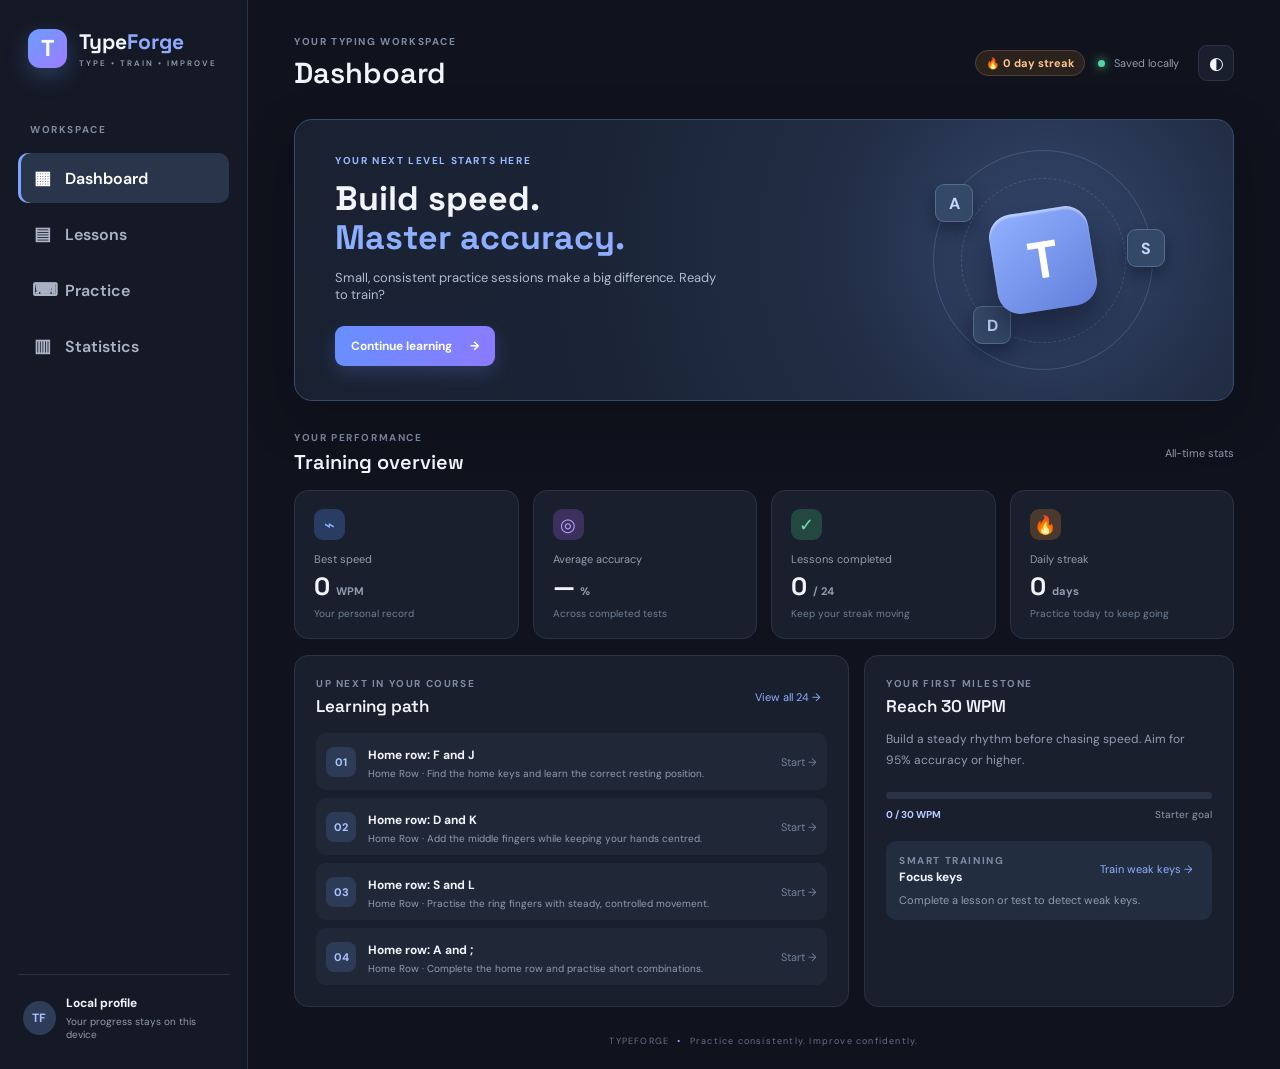
<file: index.html>
<!doctype html>
<html lang="en">
<head>
  <meta charset="utf-8">
  <meta name="viewport" content="width=device-width, initial-scale=1">
  <meta name="theme-color" content="#10131d">
  <title>TypeForge — Typing Practice</title>
  <link rel="stylesheet" href="style.css">
</head>
<body>
  <div class="app-shell">
    <aside class="sidebar">
      <a class="brand" href="#"><span class="brand-mark">T</span><span>Type<span class="brand-accent">Forge</span><small>TYPE • TRAIN • IMPROVE</small></span></a>
      <div class="nav-label">WORKSPACE</div>
      <button class="nav-item active" data-view="dashboard"><span>▦</span> Dashboard</button>
      <button class="nav-item" data-view="lessons"><span>▤</span> Lessons</button>
      <button class="nav-item" data-view="practice"><span>⌨</span> Practice</button>
      <button class="nav-item" data-view="statistics"><span>▥</span> Statistics</button>
      <div class="sidebar-bottom"><div class="mini-avatar">TF</div><div><b>Local profile</b><small>Your progress stays on this device</small></div></div>
    </aside>

    <main class="main">
      <header class="topbar">
        <div><div class="eyebrow">YOUR TYPING WORKSPACE</div><h1 id="page-title">Dashboard</h1></div>
        <div class="top-actions">
          <span class="streak-pill" id="topbar-streak" title="Consecutive days practiced">🔥 0 day streak</span>
          <span class="status-dot"></span><span class="saved-label">Saved locally</span>
          <button class="icon-btn" id="theme-toggle" title="Toggle theme">◐</button>
        </div>
      </header>

      <section id="dashboard-view" class="view">
        <div class="welcome-card">
          <div><div class="eyebrow light">YOUR NEXT LEVEL STARTS HERE</div><h2>Build speed.<br><em>Master accuracy.</em></h2><p>Small, consistent practice sessions make a big difference. Ready to train?</p><button class="primary-btn" id="start-learning">Continue learning <span>→</span></button></div>
          <div class="welcome-art"><div class="orbit orbit-one"></div><div class="orbit orbit-two"></div><div class="keycap">T</div><div class="float-key key-a">A</div><div class="float-key key-s">S</div><div class="float-key key-d">D</div></div>
        </div>

        <div class="section-heading"><div><div class="eyebrow">YOUR PERFORMANCE</div><h2>Training overview</h2></div><span class="muted">All-time stats</span></div>
        <div class="stats-grid">
          <article class="stat-card"><div class="stat-icon blue">⌁</div><span class="stat-label">Best speed</span><strong id="best-wpm">0 <small>WPM</small></strong><span class="stat-foot">Your personal record</span></article>
          <article class="stat-card"><div class="stat-icon purple">◎</div><span class="stat-label">Average accuracy</span><strong id="avg-accuracy">— <small>%</small></strong><span class="stat-foot">Across completed tests</span></article>
          <article class="stat-card"><div class="stat-icon green">✓</div><span class="stat-label">Lessons completed</span><strong id="completed-count">0 <small>/ 24</small></strong><span class="stat-foot">Keep your streak moving</span></article>
          <article class="stat-card"><div class="stat-icon orange">🔥</div><span class="stat-label">Daily streak</span><strong id="dash-streak">0 <small>days</small></strong><span class="stat-foot" id="dash-streak-sub">Practice today to start</span></article>
        </div>

        <div class="content-grid">
          <section class="panel"><div class="panel-head"><div><div class="eyebrow">UP NEXT IN YOUR COURSE</div><h3>Learning path</h3></div><button class="text-btn" data-goto="lessons">View all 24 →</button></div><div id="dashboard-lessons" class="lesson-list"></div></section>
          <section class="panel goal-panel">
            <div class="eyebrow">YOUR FIRST MILESTONE</div>
            <h3>Reach 30 WPM</h3>
            <p>Build a steady rhythm before chasing speed. Aim for 95% accuracy or higher.</p>
            <div class="goal-track"><span id="goal-fill"></span></div>
            <div class="goal-meta"><b id="goal-progress">0 / 30 WPM</b><span>Starter goal</span></div>
            <div class="smart-box">
              <div class="smart-box-head">
                <div><div class="eyebrow">SMART TRAINING</div><b>Focus keys</b></div>
                <button class="text-btn" id="dash-smart-drill">Train weak keys →</button>
              </div>
              <div id="dash-weak-keys" class="weak-pills"><span class="muted">Complete a lesson or test to detect weak keys.</span></div>
            </div>
          </section>
        </div>
      </section>

      <section id="lessons-view" class="view hidden">
        <div class="page-intro">
          <div><div class="eyebrow">COMPLETE TOUCH-TYPING COURSE</div><h2>Typing lessons</h2><p>Master every row of the keyboard step by step. Score 85%+ accuracy to complete a lesson.</p></div>
          <div class="pill" id="lessons-pill">24 structured lessons</div>
        </div>
        <div class="filter-bar" id="module-filters">
          <button class="filter-chip active" data-module="all">All (24)</button>
          <button class="filter-chip" data-module="Home Row">Home Row</button>
          <button class="filter-chip" data-module="Top Row">Top Row</button>
          <button class="filter-chip" data-module="Bottom Row">Bottom Row</button>
          <button class="filter-chip" data-module="Capitals & Punctuation">Capitals & Punctuation</button>
          <button class="filter-chip" data-module="Numbers">Numbers</button>
          <button class="filter-chip" data-module="Symbols & Mastery">Symbols & Mastery</button>
        </div>
        <div id="all-lessons" class="lesson-grid"></div>
      </section>

      <section id="practice-view" class="view hidden">
        <div class="page-intro"><div><div class="eyebrow">PRACTICE AT YOUR PACE</div><h2>Typing practice</h2><p>Choose a duration and passage style, or launch a personalized weak-key drill.</p></div></div>
        <div class="practice-layout">
          <section class="panel typing-panel">
            <div class="test-toolbar">
              <div class="toolbar-group">
                <div class="segmented"><button class="duration active" data-time="60">1 min</button><button class="duration" data-time="180">3 min</button><button class="duration" data-time="300">5 min</button></div>
                <select id="passage-category" class="passage-select" aria-label="Passage category">
                  <option value="all">Passage: Mixed</option>
                  <option value="everyday">Everyday</option>
                  <option value="office">Business & Office</option>
                  <option value="tech">Tech & Coding</option>
                  <option value="numbers">Numbers & Data</option>
                </select>
                <button class="smart-btn" id="smart-drill-btn" title="Generate a custom drill targeting your most missed keys">✦ Smart Drill</button>
              </div>
              <span class="timer" id="timer">01:00</span>
            </div>
            <div class="typing-prompt" id="typing-prompt" aria-label="Text to type"></div>
            <textarea id="typing-input" placeholder="Start typing here…" spellcheck="false" autocapitalize="off"></textarea>
            <div class="typing-footer">
              <span id="typing-status">Click the box and begin typing</span>
              <div class="footer-btns">
                <button class="secondary-btn" id="new-passage">⇄ New passage</button>
                <button class="secondary-btn" id="reset-test">↻ Restart</button>
              </div>
            </div>
            <div class="keyboard-wrap">
              <div class="keyboard-heading"><div><b>Virtual keyboard</b><small>Follow the highlighted key and finger hint</small></div><span class="finger-legend">Left hand · Right hand</span></div>
              <div id="virtual-keyboard" class="virtual-keyboard" aria-label="On-screen keyboard"></div>
              <div class="finger-hint" id="finger-hint">Start typing to see which finger to use.</div>
            </div>
            <div class="live-stats"><div><span>Speed</span><b id="live-wpm">0 <small>WPM</small></b></div><div><span>Accuracy</span><b id="live-accuracy">100<small>%</small></b></div><div><span>Characters</span><b id="live-chars">0</b></div></div>
          </section>
          <aside class="panel practice-side"><div class="eyebrow">QUICK GUIDANCE</div><h3>Train smarter</h3><ul class="guidance"><li><span>01</span><div><b>Use every finger</b><small>Let each finger handle its own keys.</small></div></li><li><span>02</span><div><b>Stay relaxed</b><small>Keep wrists loose and shoulders down.</small></div></li><li><span>03</span><div><b>Accuracy comes first</b><small>Slow down if you start making mistakes.</small></div></li></ul><div class="result-box hidden" id="result-box"><div class="eyebrow">TEST COMPLETE</div><h3>Nice work!</h3><div class="result-number" id="result-wpm">0 <small>WPM</small></div><p id="result-detail"></p><div id="session-misses" class="session-misses"></div><button class="primary-btn" id="try-again">Next passage →</button></div></aside>
        </div>
      </section>

      <section id="statistics-view" class="view hidden">
        <div class="page-intro">
          <div><div class="eyebrow">MEASURE YOUR IMPROVEMENT</div><h2>Your statistics</h2><p>Track your speed progression, daily consistency, and keystroke accuracy.</p></div>
          <div class="footer-btns">
            <button class="secondary-btn" id="export-data">↓ Export JSON</button>
            <label class="secondary-btn import-label" for="import-file">↑ Import JSON</label>
            <input type="file" id="import-file" accept=".json,application/json" class="hidden">
          </div>
        </div>

        <div class="stats-grid">
          <article class="stat-card"><div class="stat-icon blue">⌁</div><span class="stat-label">Best speed</span><strong id="stats-best">0 <small>WPM</small></strong><span class="stat-foot" id="stats-avg-wpm">Average: 0 WPM</span></article>
          <article class="stat-card"><div class="stat-icon purple">◎</div><span class="stat-label">Average accuracy</span><strong id="stats-accuracy">— <small>%</small></strong><span class="stat-foot">Across all sessions</span></article>
          <article class="stat-card"><div class="stat-icon green">✓</div><span class="stat-label">Lessons completed</span><strong id="stats-lessons">0 <small>/ 24</small></strong><span class="stat-foot">Learning path</span></article>
          <article class="stat-card"><div class="stat-icon orange">🔥</div><span class="stat-label">Current / Best streak</span><strong id="stats-streak">0 <small>/ 0d</small></strong><span class="stat-foot" id="stats-sessions-foot">0 total sessions</span></article>
        </div>

        <div class="stats-two-col">
          <section class="panel chart-panel">
            <div class="panel-head">
              <div><div class="eyebrow">SPEED & ACCURACY TREND</div><h3>Recent 15 sessions</h3></div>
              <div class="chart-legend"><span><i class="dot-wpm"></i> WPM</span><span><i class="dot-acc"></i> Accuracy %</span></div>
            </div>
            <div id="trend-chart" class="trend-chart"><p class="muted">Complete at least 2 sessions to view your speed & accuracy graph.</p></div>
          </section>

          <section class="panel">
            <div class="panel-head">
              <div><div class="eyebrow">CONSISTENCY</div><h3>Last 7 days</h3></div>
              <span class="muted" id="week-sessions-count">0 this week</span>
            </div>
            <div id="week-strip" class="week-strip"></div>
            <div class="tip-box" style="margin-top:18px"><span>✦</span><div><b>Consistency beats intensity</b><p>10 minutes daily builds stronger muscle memory than a single 1-hour session once a week.</p></div></div>
          </section>
        </div>

        <section class="panel history-panel">
          <div class="panel-head">
            <div><div class="eyebrow">SMART DIAGNOSTICS</div><h3>Weak-key analysis</h3></div>
            <div class="footer-btns">
              <button class="secondary-btn" id="reset-key-stats">Reset key data</button>
              <button class="primary-btn" id="stats-smart-drill">Practice weak keys <span>→</span></button>
            </div>
          </div>
          <div id="weak-key-grid" class="weak-key-grid"><p class="muted">Start typing lessons or practice tests to analyze your keystroke accuracy.</p></div>
        </section>

        <section class="panel history-panel"><div class="panel-head"><div><div class="eyebrow">RECENT ACTIVITY</div><h3>Recent typing tests</h3></div></div><div id="history-list" class="history-list"><p class="muted">No tests yet. Complete a typing test to see your results here.</p></div></section>
      </section>
      <footer>TYPEFORGE <span>•</span> Practice consistently. Improve confidently.</footer>
    </main>
  </div>
  <script src="app.js"></script>
</body>
</html>
</file>
<file: style.css>
@import url('https://fonts.googleapis.com/css2?family=DM+Sans:wght@400;500;600;700&family=Space+Grotesk:wght@400;500;600;700&display=swap');
:root{--bg:#10131d;--side:#141925;--panel:#191f2d;--panel2:#1d2535;--line:#2a3345;--text:#f1f4fb;--muted:#929caf;--blue:#6c9cff;--purple:#a58bff;--green:#54d6a0;--orange:#ffb66d;--shadow:0 18px 50px #05081255}
*{box-sizing:border-box}body{margin:0;background:var(--bg);color:var(--text);font-family:'DM Sans',sans-serif}button,textarea{font:inherit}.app-shell{display:flex;min-height:100vh}.sidebar{width:248px;background:var(--side);border-right:1px solid var(--line);padding:28px 18px;display:flex;flex-direction:column;flex-shrink:0}.brand{display:flex;align-items:center;gap:12px;color:var(--text);text-decoration:none;font:700 21px 'Space Grotesk';margin:0 10px 55px}.brand-mark{width:39px;height:39px;border-radius:12px;background:linear-gradient(135deg,#6c9cff,#9c7cff);display:grid;place-items:center;color:white;font-size:23px;box-shadow:0 8px 22px #6c9cff44}.brand-accent{color:#91aaff}.brand small{display:block;font:600 8px 'DM Sans';letter-spacing:2px;color:var(--muted);margin-top:3px}.nav-label,.eyebrow{font-size:10px;letter-spacing:1.6px;font-weight:700;color:#7e8ba2}.nav-label{margin:0 12px 14px}.nav-item{border:0;background:transparent;color:#aab4c6;text-align:left;padding:13px 14px;border-radius:10px;margin:3px 0;cursor:pointer;font-weight:600;display:flex;gap:13px;align-items:center}.nav-item span{font-size:18px;width:20px;text-align:center}.nav-item:hover,.nav-item.active{background:#29354a;color:#fff}.nav-item.active{box-shadow:inset 3px 0 #7da4ff}.sidebar-bottom{margin-top:auto;border-top:1px solid var(--line);padding:20px 5px 0;display:flex;gap:10px;align-items:center;font-size:12px}.mini-avatar{width:34px;height:34px;border-radius:50%;display:grid;place-items:center;background:#2e3c58;color:#a9c2ff;font-weight:700}.sidebar-bottom small{display:block;color:var(--muted);font-size:10px;margin-top:4px}.main{max-width:1500px;width:100%;padding:35px 46px 22px;margin:auto}.topbar{display:flex;align-items:center;justify-content:space-between;margin-bottom:28px}.topbar h1{font:600 29px 'Space Grotesk';margin:6px 0 0}.top-actions{display:flex;align-items:center;gap:9px;color:var(--muted);font-size:11px}.status-dot{width:7px;height:7px;border-radius:50%;background:var(--green);box-shadow:0 0 10px #54d6a0}.icon-btn{border:1px solid var(--line);background:var(--panel);color:var(--text);border-radius:9px;width:36px;height:36px;cursor:pointer;font-size:17px;margin-left:10px}.welcome-card{min-height:255px;border:1px solid #3a4b70;border-radius:18px;padding:34px 40px;background:radial-gradient(circle at 80% 45%,#34476d 0,#222e46 27%,#1b2436 60%,#192131 100%);display:flex;justify-content:space-between;overflow:hidden;position:relative;box-shadow:var(--shadow)}.welcome-card h2{font:700 34px/1.15 'Space Grotesk';margin:12px 0}.welcome-card h2 em{font-style:normal;color:#8eafff}.welcome-card p{color:#aebbd0;font-size:13px;max-width:390px;margin:0 0 23px}.eyebrow.light{color:#9cb8ff}.primary-btn,.secondary-btn{border:0;border-radius:9px;padding:12px 16px;background:linear-gradient(110deg,#668fff,#8c7aff);color:white;font-weight:700;font-size:12px;cursor:pointer;box-shadow:0 7px 18px #718fff33}.primary-btn span{margin-left:15px}.welcome-art{width:300px;position:relative;display:grid;place-items:center}.orbit{position:absolute;border:1px solid #718fca55;border-radius:50%;width:220px;height:220px}.orbit-two{width:165px;height:165px;border-style:dashed}.keycap{width:100px;height:100px;border-radius:23px;background:linear-gradient(145deg,#91b1ff,#637fdb);display:grid;place-items:center;font:700 52px 'Space Grotesk';color:white;box-shadow:0 18px 35px #090e1e88,inset 0 3px 2px #ffffff66;transform:rotate(-9deg);z-index:1}.float-key{position:absolute;width:38px;height:38px;border-radius:9px;background:#344867;border:1px solid #7892c477;display:grid;place-items:center;color:#c6d6ff;font-weight:700;box-shadow:0 8px 15px #080d1b66}.key-a{top:30px;left:42px}.key-s{right:28px;top:75px}.key-d{bottom:22px;left:80px}.section-heading,.panel-head{display:flex;justify-content:space-between;align-items:center}.section-heading{margin:30px 0 15px}.section-heading h2,.panel h3,.page-intro h2{font:600 20px 'Space Grotesk';margin:5px 0 0}.muted{color:var(--muted);font-size:11px}.stats-grid{display:grid;grid-template-columns:repeat(4,1fr);gap:14px}.stat-card,.panel{background:var(--panel);border:1px solid var(--line);border-radius:14px}.stat-card{padding:18px 19px;min-height:139px;position:relative}.stat-icon{width:31px;height:31px;border-radius:9px;display:grid;place-items:center;font-size:18px;margin-bottom:12px}.blue{background:#293d62;color:#8eb4ff}.purple{background:#3b315c;color:#b6a2ff}.green{background:#24483f;color:#6ee0b0}.orange{background:#4a3a2d;color:#ffc18a}.stat-label{display:block;color:var(--muted);font-size:11px}.stat-card strong{display:block;font:700 25px 'Space Grotesk';margin-top:4px}.stat-card strong small,.live-stats b small,.result-number small{font-size:11px;color:var(--muted);font-family:'DM Sans'}.stat-foot{display:block;color:#718096;font-size:10px;margin-top:5px}.content-grid{display:grid;grid-template-columns:1.5fr 1fr;gap:15px;margin-top:16px}.panel{padding:21px}.panel-head{margin-bottom:16px}.panel h3{font-size:17px}.text-btn{background:none;border:0;color:#8faeff;font-size:11px;cursor:pointer}.lesson-list{display:grid;gap:8px}.lesson-row{display:flex;align-items:center;gap:12px;padding:10px;border-radius:10px;background:#202838}.lesson-number{width:30px;height:30px;border-radius:8px;background:#2d3b56;color:#a9c4ff;display:grid;place-items:center;font-size:11px;font-weight:700}.lesson-row b{font-size:12px}.lesson-row small{display:block;color:var(--muted);font-size:10px;margin-top:3px}.lesson-row .row-status{margin-left:auto;color:#72819a;font-size:11px}.goal-panel>p,.page-intro p{color:var(--muted);font-size:12px;line-height:1.7}.goal-track{height:7px;border-radius:9px;background:#2a3345;margin:22px 0 9px;overflow:hidden}.goal-track span{display:block;height:100%;width:0;background:linear-gradient(90deg,#6d9cff,#a58bff);border-radius:9px}.goal-meta{display:flex;justify-content:space-between;font-size:10px;color:var(--muted)}.goal-meta b{color:#b8caff}.tip-box{display:flex;gap:10px;background:#222d40;border-radius:10px;padding:13px;margin-top:25px}.tip-box>span{color:#9db6ff}.tip-box b{font-size:11px}.tip-box p{font-size:10px;color:var(--muted);margin:4px 0 0}.page-intro{display:flex;align-items:center;justify-content:space-between;margin:7px 0 24px}.page-intro h2{font-size:26px}.page-intro p{margin:7px 0 0}.pill{padding:8px 12px;border:1px solid var(--line);border-radius:30px;color:#a9b9d5;font-size:10px}.lesson-grid{display:grid;grid-template-columns:repeat(3,1fr);gap:13px}.lesson-card{padding:18px;background:var(--panel);border:1px solid var(--line);border-radius:13px}.lesson-card-top{display:flex;justify-content:space-between;align-items:center}.lesson-card .lesson-number{width:36px;height:36px}.lesson-card h3{font:600 15px 'Space Grotesk';margin:15px 0 5px}.lesson-card p{font-size:11px;color:var(--muted);min-height:31px;line-height:1.5}.lesson-card button{margin-top:9px;width:100%;padding:9px;border:1px solid #455b83;border-radius:8px;background:#283853;color:#b9ceff;font-size:11px;font-weight:700;cursor:pointer}.lesson-card button:disabled{opacity:.6;cursor:default}.practice-layout{display:grid;grid-template-columns:1.7fr 1fr;gap:15px}.typing-panel{padding:22px}.test-toolbar{display:flex;align-items:center;justify-content:space-between;margin-bottom:22px}.segmented{display:flex;background:#111722;padding:4px;border-radius:9px;gap:3px}.duration{border:0;background:transparent;color:var(--muted);font-size:10px;padding:8px 12px;border-radius:6px;cursor:pointer}.duration.active{background:#354565;color:white}.timer{font:700 22px 'Space Grotesk';color:#a8c0ff}.typing-prompt{background:#121925;border:1px solid #293448;border-radius:10px;padding:20px;min-height:130px;font:500 17px/2 'Space Grotesk';color:#75849b;letter-spacing:.2px}.typing-prompt span.correct{color:#f0f4ff}.typing-prompt span.incorrect{color:#ff7c8b;background:#592d3a;border-radius:3px}.typing-prompt span.current{border-bottom:2px solid #8eafff}.typing-panel textarea{resize:vertical;width:100%;min-height:105px;margin-top:12px;border:1px solid #35445d;background:#131a27;border-radius:10px;padding:14px;color:var(--text);outline:none;font:14px/1.7 'DM Sans'}.typing-panel textarea:focus{border-color:#789dff;box-shadow:0 0 0 3px #789dff18}.typing-footer{display:flex;justify-content:space-between;align-items:center;margin:9px 0 19px;color:var(--muted);font-size:10px}.secondary-btn{background:#2a3549;box-shadow:none;color:#c1cce0;padding:9px 12px}.live-stats{border-top:1px solid var(--line);padding-top:16px;display:flex;gap:45px}.live-stats span{display:block;color:var(--muted);font-size:10px}.live-stats b{display:block;font:700 20px 'Space Grotesk';margin-top:4px}.practice-side h3{margin:7px 0 20px}.guidance{padding:0;margin:0;list-style:none;display:grid;gap:20px}.guidance li{display:flex;gap:12px}.guidance li>span{font:700 12px 'Space Grotesk';color:#8daeff}.guidance b{font-size:11px}.guidance small{display:block;color:var(--muted);font-size:10px;margin-top:5px;line-height:1.4}.result-box{border-top:1px solid var(--line);margin-top:25px;padding-top:18px}.result-box h3{margin:6px 0}.result-number{font:700 32px 'Space Grotesk';color:#9db8ff;margin:12px 0}.result-box p{font-size:11px;color:var(--muted)}.history-panel{margin-top:16px}.history-row{display:flex;justify-content:space-between;padding:13px 2px;border-bottom:1px solid var(--line);font-size:11px}.history-row span{color:var(--muted)}footer{text-align:center;color:#657188;font-size:9px;letter-spacing:1.2px;padding:28px 0 0}footer span{color:#91aaff;margin:0 5px}.hidden{display:none!important}
body.light{--bg:#f2f5fb;--side:#fff;--panel:#fff;--panel2:#f7f9fd;--line:#e0e6f0;--text:#1e293b;--muted:#718096;--shadow:0 18px 50px #24365a12}body.light .welcome-card{color:#fff}body.light .lesson-row,body.light .tip-box{background:#f1f4fa}body.light .typing-prompt,body.light .typing-panel textarea{background:#f7f9fd;color:#243047}body.light .segmented{background:#eef1f7}body.light .duration.active{background:#dce6fb;color:#25395f}body.light .typing-prompt span.correct{color:#26354e}
@media(max-width:1000px){.sidebar{width:210px}.main{padding:28px 25px}.stats-grid{grid-template-columns:repeat(2,1fr)}.lesson-grid{grid-template-columns:repeat(2,1fr)}.welcome-art{width:220px}}
@media(max-width:700px){.app-shell{display:block}.sidebar{width:100%;padding:13px 15px;display:flex;flex-direction:row;align-items:center;border-right:0;border-bottom:1px solid var(--line);overflow:auto}.brand{margin:0 20px 0 0;font-size:17px;white-space:nowrap}.brand-mark{width:33px;height:33px}.brand small,.nav-label,.sidebar-bottom{display:none}.nav-item{white-space:nowrap;padding:10px;font-size:11px}.nav-item span{display:none}.main{padding:23px 15px}.topbar{align-items:flex-start}.topbar h1{font-size:24px}.saved-label{display:none}.welcome-card{padding:25px 22px;min-height:235px}.welcome-card h2{font-size:29px}.welcome-art{position:absolute;right:-95px;opacity:.4}.content-grid,.practice-layout{grid-template-columns:1fr}.lesson-grid{grid-template-columns:1fr 1fr}.page-intro h2{font-size:23px}.stats-grid{gap:9px}.stat-card{padding:14px;min-height:130px}.stat-card strong{font-size:22px}.panel{padding:16px}.live-stats{justify-content:space-between;gap:8px}.typing-prompt{font-size:15px;padding:14px}.lesson-card{padding:13px}}
@media(max-width:390px){.lesson-grid{grid-template-columns:1fr}.nav-item{padding:9px 7px}.brand{margin-right:8px}}


.keyboard-wrap{margin-top:22px;border-top:1px solid var(--line);padding-top:17px}
.keyboard-heading{display:flex;justify-content:space-between;align-items:center;margin-bottom:12px}
.keyboard-heading b{display:block;font-size:12px}.keyboard-heading small{display:block;color:var(--muted);font-size:10px;margin-top:4px}
.finger-legend{font-size:9px;color:var(--muted)}
.virtual-keyboard{display:grid;gap:5px;max-width:680px;margin:auto}
.key-row{display:flex;justify-content:center;gap:4px}
.vkey{flex:1;min-width:0;max-width:42px;height:34px;border:1px solid #344158;border-radius:6px;background:#202a3b;color:#aebbd0;display:grid;place-items:center;font-size:10px;position:relative;transition:background .12s,border-color .12s,transform .12s}
.vkey .finger-tag{position:absolute;bottom:2px;right:3px;font-size:6px;color:#71819b}
.vkey.active-key{background:#526fae;border-color:#9bb7ff;color:#fff;transform:translateY(-2px);box-shadow:0 4px 12px #668fff55}
.vkey.pinky{border-bottom:3px solid #d18baf}.vkey.ring{border-bottom:3px solid #d6a36e}.vkey.middle{border-bottom:3px solid #83b6a4}.vkey.index{border-bottom:3px solid #829be0}.vkey.thumb{border-bottom:3px solid #9c8bd4}
.vkey.wide{max-width:65px}.vkey.space{max-width:250px;flex:5}.finger-hint{margin-top:10px;text-align:center;color:#a9c1ff;font-size:10px;min-height:15px}
body.light .vkey{background:#eef2f9;color:#34425a;border-color:#d6deeb}
@media(max-width:520px){.vkey{height:27px;font-size:8px;border-radius:4px}.key-row{gap:2px}.virtual-keyboard{gap:3px}.finger-legend{display:none}}

/* V1.2 Module Filters & Practice Controls */
.filter-bar{display:flex;flex-wrap:wrap;gap:8px;margin-bottom:18px}
.filter-chip{border:1px solid var(--line);background:var(--panel);color:var(--muted);padding:7px 13px;border-radius:20px;font-size:11px;font-weight:600;cursor:pointer;transition:.15s}
.filter-chip:hover{border-color:#536b99;color:var(--text)}
.filter-chip.active{background:#2c3d5e;border-color:#789dff;color:#fff}
.module-badge{display:inline-block;font-size:9px;font-weight:700;letter-spacing:.8px;text-transform:uppercase;color:#8faeff;background:#24334e;padding:3px 8px;border-radius:6px;margin-top:12px}
.lesson-card h3{margin:8px 0 5px}
.toolbar-group{display:flex;align-items:center;gap:10px;flex-wrap:wrap}
.passage-select{background:#111722;color:var(--text);border:1px solid var(--line);border-radius:8px;padding:7px 11px;font:600 11px 'DM Sans',sans-serif;outline:none;cursor:pointer}
.passage-select:focus{border-color:#789dff}
.footer-btns{display:flex;gap:8px}
body.light .filter-chip{background:#fff;color:#5a6880}
body.light .filter-chip.active{background:#dce6fb;color:#25395f;border-color:#789dff}
body.light .module-badge{background:#e6eeff;color:#3b5ea8}
body.light .passage-select{background:#eef1f7;color:#25395f}

/* V1.3 Smart Training & Weak-Key Analytics */
.smart-btn{border:1px solid #5977b8;background:linear-gradient(120deg,#243454,#312b54);color:#c7d8ff;border-radius:8px;padding:7px 11px;font:700 11px 'DM Sans',sans-serif;cursor:pointer;transition:.15s}
.smart-btn:hover{border-color:#8eb2ff;color:#fff;transform:translateY(-1px)}
.smart-box{background:#222d40;border-radius:10px;padding:13px;margin-top:20px}
.smart-box-head{display:flex;justify-content:space-between;align-items:center;margin-bottom:8px}
.smart-box-head b{font-size:12px;display:block;margin-top:2px}
.weak-pills{display:flex;flex-wrap:wrap;gap:6px}
.weak-pill{display:inline-flex;align-items:center;gap:6px;background:#182030;border:1px solid #354563;padding:5px 9px;border-radius:7px;font-size:11px}
.weak-pill kbd{font:700 11px 'Space Grotesk',sans-serif;color:#ff8f9c;background:#3a2330;padding:1px 6px;border-radius:4px}
.weak-pill span{color:var(--muted);font-size:10px}
.weak-key-grid{display:grid;grid-template-columns:repeat(3,1fr);gap:12px}
.weak-card{background:#141a26;border:1px solid var(--line);border-radius:11px;padding:14px}
.weak-card-top{display:flex;align-items:center;justify-content:space-between;margin-bottom:8px}
.weak-keycap{width:34px;height:34px;border-radius:8px;background:#263147;border:1px solid #495d84;display:grid;place-items:center;font:700 15px 'Space Grotesk';color:#fff}
.weak-rate{font:700 13px 'Space Grotesk';color:#ff8594}
.weak-bar{height:6px;background:#252f42;border-radius:6px;overflow:hidden;margin:8px 0}
.weak-bar span{display:block;height:100%;background:linear-gradient(90deg,#ffb66d,#ff6b81);border-radius:6px}
.weak-meta{display:flex;justify-content:space-between;font-size:10px;color:var(--muted)}
.session-misses{margin:10px 0 14px;font-size:11px;color:#ffb4be}
body.light .smart-box{background:#f1f4fa}
body.light .weak-pill,body.light .weak-card{background:#f7f9fd;border-color:#dce3f0}
body.light .weak-keycap{background:#e4ecfb;color:#1e293b;border-color:#b8c9eb}
body.light .smart-btn{background:#e6eeff;color:#2c4a8a;border-color:#9bb6eb}
@media(max-width:900px){.weak-key-grid{grid-template-columns:repeat(2,1fr)}}
@media(max-width:520px){.weak-key-grid{grid-template-columns:1fr}}

/* V1.4 Advanced Statistics, Trend Chart, Streaks & Backup */
.streak-pill{background:#2a221d;border:1px solid #594131;color:#ffc48c;padding:5px 10px;border-radius:20px;font-size:11px;font-weight:700;margin-right:4px}
.import-label{display:inline-flex;align-items:center;cursor:pointer}
.stats-two-col{display:grid;grid-template-columns:1.65fr 1fr;gap:15px;margin-top:16px}
.chart-legend{display:flex;gap:14px;font-size:11px;color:var(--muted);align-items:center}
.chart-legend span{display:inline-flex;align-items:center;gap:6px}
.dot-wpm,.dot-acc{width:9px;height:9px;border-radius:50%;display:inline-block}
.dot-wpm{background:#6c9cff}
.dot-acc{background:#a58bff}
.trend-chart{min-height:195px;display:grid;place-items:center;position:relative}
.trend-chart svg{width:100%;height:195px;overflow:visible}
.chart-tooltip{position:absolute;top:4px;right:8px;background:#111722;border:1px solid #38496b;padding:6px 10px;border-radius:8px;font-size:11px;color:var(--text);pointer-events:none}
.week-strip{display:grid;grid-template-columns:repeat(7,1fr);gap:8px;margin-top:8px}
.day-col{background:#141a26;border:1px solid var(--line);border-radius:10px;padding:10px 4px;text-align:center;transition:.15s}
.day-col.active{background:#21324f;border-color:#6c9cff}
.day-col.today{box-shadow:inset 0 0 0 1px #8eb4ff}
.day-name{display:block;font-size:10px;color:var(--muted);font-weight:700;text-transform:uppercase}
.day-dot{width:24px;height:24px;border-radius:50%;margin:8px auto 6px;display:grid;place-items:center;font-size:11px;font-weight:700;background:#1f2738;color:#6c7b96}
.day-col.active .day-dot{background:#6c9cff;color:#fff}
.day-count{display:block;font-size:9px;color:var(--muted)}
body.light .streak-pill{background:#fff4ea;border-color:#f2cfa8;color:#b85d14}
body.light .day-col{background:#f7f9fd}
body.light .day-col.active{background:#e4eeff;border-color:#6c9cff}
body.light .day-dot{background:#e2e8f4}
body.light .chart-tooltip{background:#fff;border-color:#cbd5e1}
@media(max-width:950px){.stats-two-col{grid-template-columns:1fr}}
</file>
